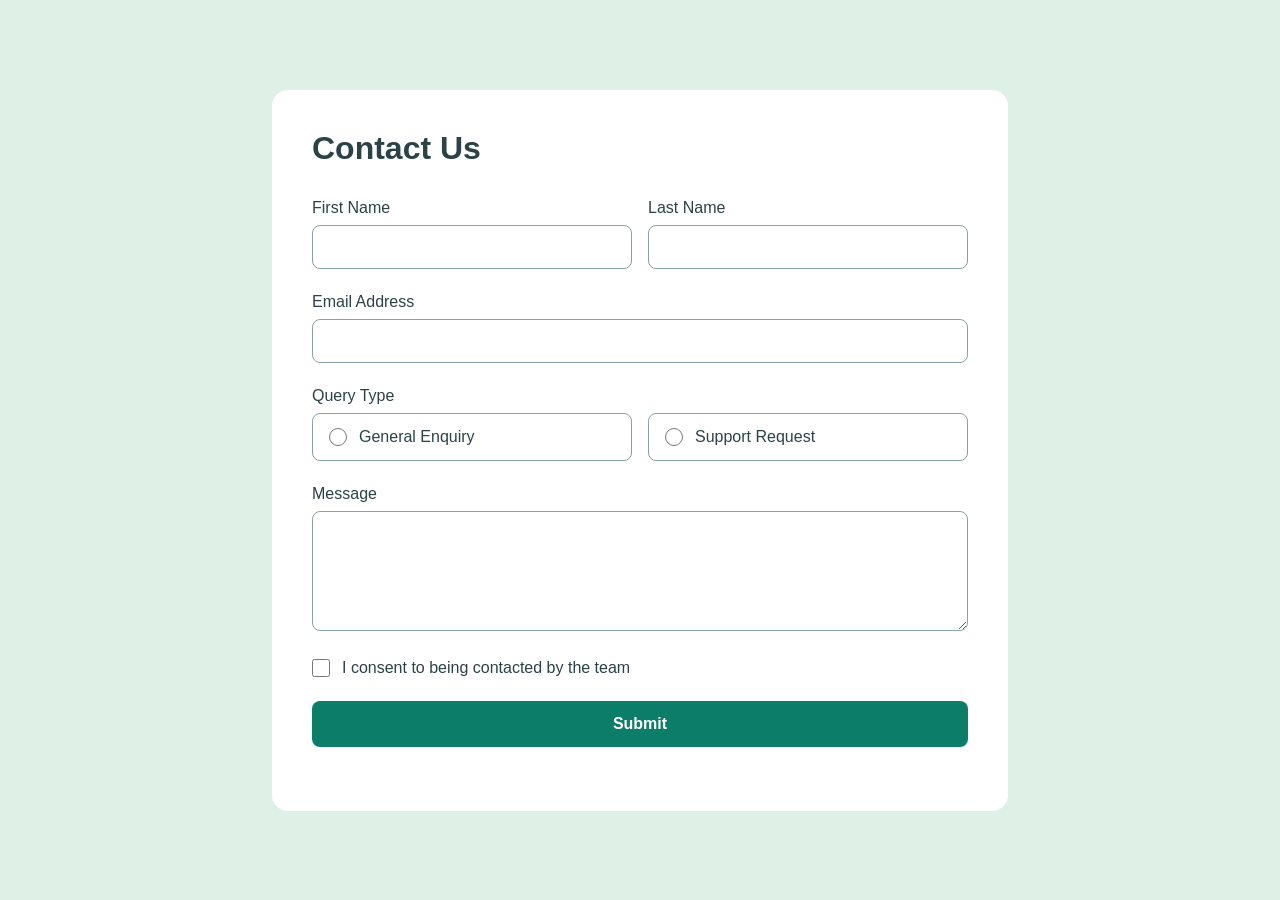
<file: contact form/index.html>
<!DOCTYPE html>
<html lang="en">
<head>
  <meta charset="UTF-8">
  <meta name="viewport" content="width=device-width, initial-scale=1.0">
  <meta http-equiv="X-UA-Compatible" content="ie=edge">
  <title>Contact form</title>
  <link rel="stylesheet" href="style.css">
</head>
<body>
  <main>
    <section class="contact-form">
      <h1>Contact Us</h1>
      <form>
        <!--field for first and last name-->
        <div class="name-fields">
        <div class="form-group">
          <label for="first-name">First Name</label>
          <input id="first-name" type="text" name="first-name">
        </div>
        <div class="form-group">
          <label for="last-name">Last Name</label>
          <input id="last-name" type="text" name="last-name">
        </div>
        </div>
        
        <!--field for email-->
        <div class="form-group">
          <label for="email">Email Address</label>
          <input type="email" id="email" name="email">
        </div>
        
        <!--field for query-->
        <div class="form-group">
          <label>Query Type</label>

          <div class="query-options">
          <!--first radio option-->
          <div class="radio-option">
          <input type="radio" name="query-type" value="general" id="general-enquiry">
          <label for="general-enquiry">General Enquiry</label>
        </div>
        
        <!--second radio option-->
        <div class="radio-option">
          <input type="radio" name="query-type" value="support" id="support-request">
          <label for="support-request">Support Request</label>
        </div>
        </div>
        </div>
        
        <!--Message area-->
        <div class="form-group">
          <label for="message">Message</label>
          <textarea id="message" name="message" cols="5" rows="5"></textarea>
        </div>
        
        <!--Checkbox-->
        <div class="form-group consent">
          <input type="checkbox" id="consent" name="consent">
          <label for="consent">I consent to being contacted by the team</label>
        </div>
        
        <!--The Submit button-->
        <div class="form-group submit">
          <button type="submit">Submit</button>
        </div>
      </form>
    </section>
    
  </main>

  <script src="script.js"></script>
</body>
</html>
</file>
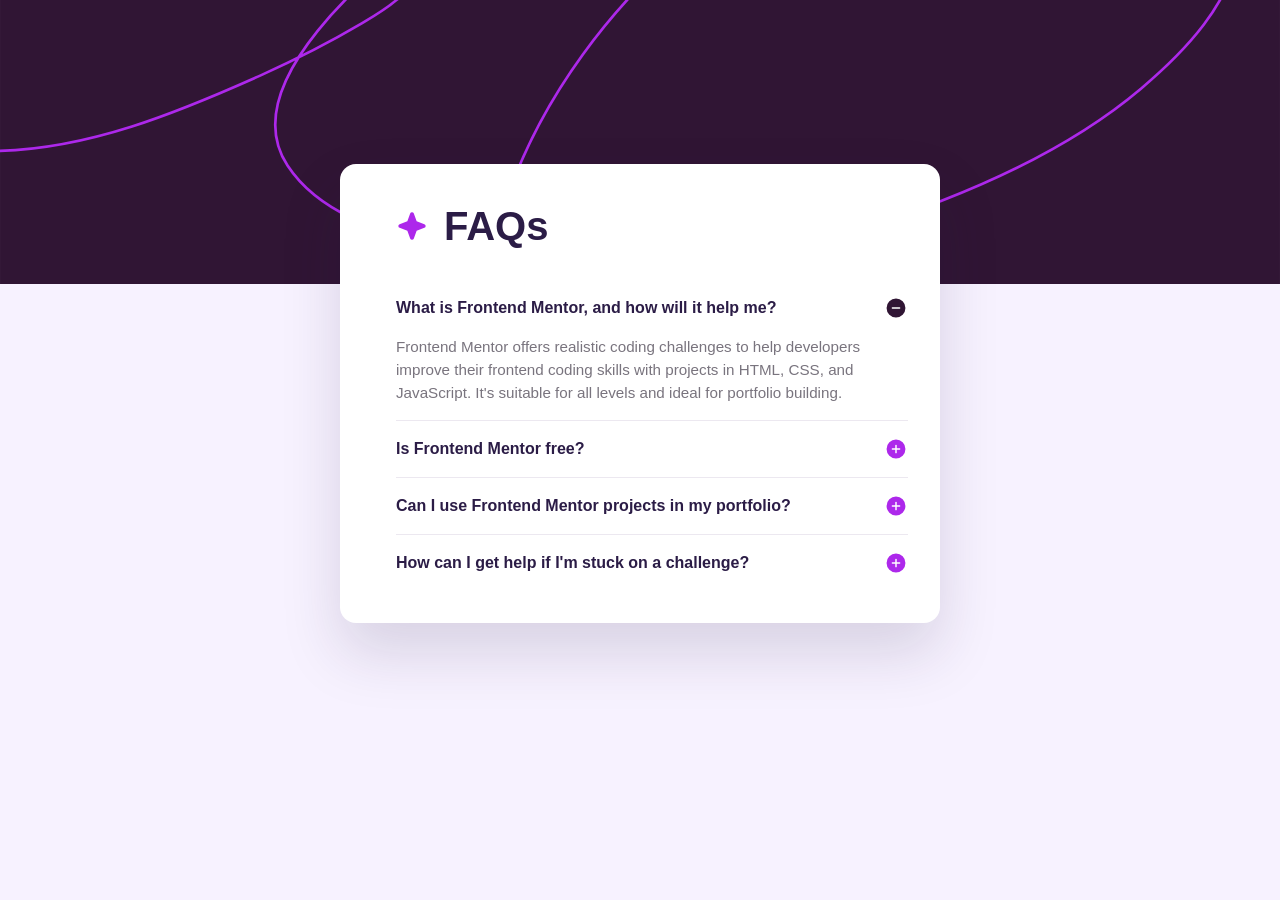
<file: faq accorddion main/index.html>
<!DOCTYPE html>
<html lang="en">
<head>
  <meta charset="UTF-8" />
  <meta name="viewport" content="width=device-width, initial-scale=1.0" />
  <title>FAQ Accordion</title>
  <link rel="stylesheet" href="style.css" />
</head>
<body>

  <!-- Responsive background image: browser swaps to the desktop version above 768px -->
  <picture class="bg-pattern" aria-hidden="true">
    <source media="(min-width: 768px)" srcset="assets/images/background-pattern-desktop.svg" />
    <img src="assets/images/background-pattern-desktop.svg" alt="background" />
  </picture>

  <main class="card">
    <div class="card__header">
      <img src="assets/images/icon-star.svg" alt="icon" aria-hidden="true" class="star-icon" />
      <h1>FAQs</h1>
    </div>

    <div class="faq-list">

      <section class="faq-item">
        <h2>
          <button type="button" class="faq-question" aria-expanded="true" aria-controls="answer-1" id="question-1">
            <span>What is Frontend Mentor, and how will it help me?</span>
            <img src="assets/images/icon-minus.svg" alt="" class="faq-icon" aria-hidden="true" />
          </button>
        </h2>
        <div class="faq-answer" id="answer-1" role="region" aria-labelledby="question-1">
          <p>Frontend Mentor offers realistic coding challenges to help developers improve their frontend coding skills with projects in HTML, CSS, and JavaScript. It's suitable for all levels and ideal for portfolio building.</p>
        </div>
      </section>

      <section class="faq-item">
        <h2>
          <button type="button" class="faq-question" aria-expanded="false" aria-controls="answer-2" id="question-2">
            <span>Is Frontend Mentor free?</span>
            <img src="assets/images/icon-plus.svg" alt="" class="faq-icon" aria-hidden="true" />
          </button>
        </h2>
        <div class="faq-answer" id="answer-2" role="region" aria-labelledby="question-2" hidden>
          <p>Yes, Frontend Mentor offers both free and premium plans. The free plan gives access to a range of challenges, while premium unlocks additional features and content.</p>
        </div>
      </section>

      <section class="faq-item">
        <h2>
          <button type="button" class="faq-question" aria-expanded="false" aria-controls="answer-3" id="question-3">
            <span>Can I use Frontend Mentor projects in my portfolio?</span>
            <img src="assets/images/icon-plus.svg" alt="" class="faq-icon" aria-hidden="true" />
          </button>
        </h2>
        <div class="faq-answer" id="answer-3" role="region" aria-labelledby="question-3" hidden>
          <p>Yes! Frontend Mentor is a great tool for building your portfolio. You're welcome to use any of the challenge solutions as pieces to showcase your growing skillset.</p>
        </div>
      </section>

      <section class="faq-item">
        <h2>
          <button type="button" class="faq-question" aria-expanded="false" aria-controls="answer-4" id="question-4">
            <span>How can I get help if I'm stuck on a challenge?</span>
            <img src="assets/images/icon-plus.svg" alt="" class="faq-icon" aria-hidden="true" />
          </button>
        </h2>
        <div class="faq-answer" id="answer-4" role="region" aria-labelledby="question-4" hidden>
          <p>Check out our forum and Discord community, both of which are great for getting help from other community members. You could also try searching for solutions to see how others approached the same challenge.</p>
        </div>
      </section>

    </div>
  </main>

  <script src="script.js"></script>
</body>
</html>
</file>
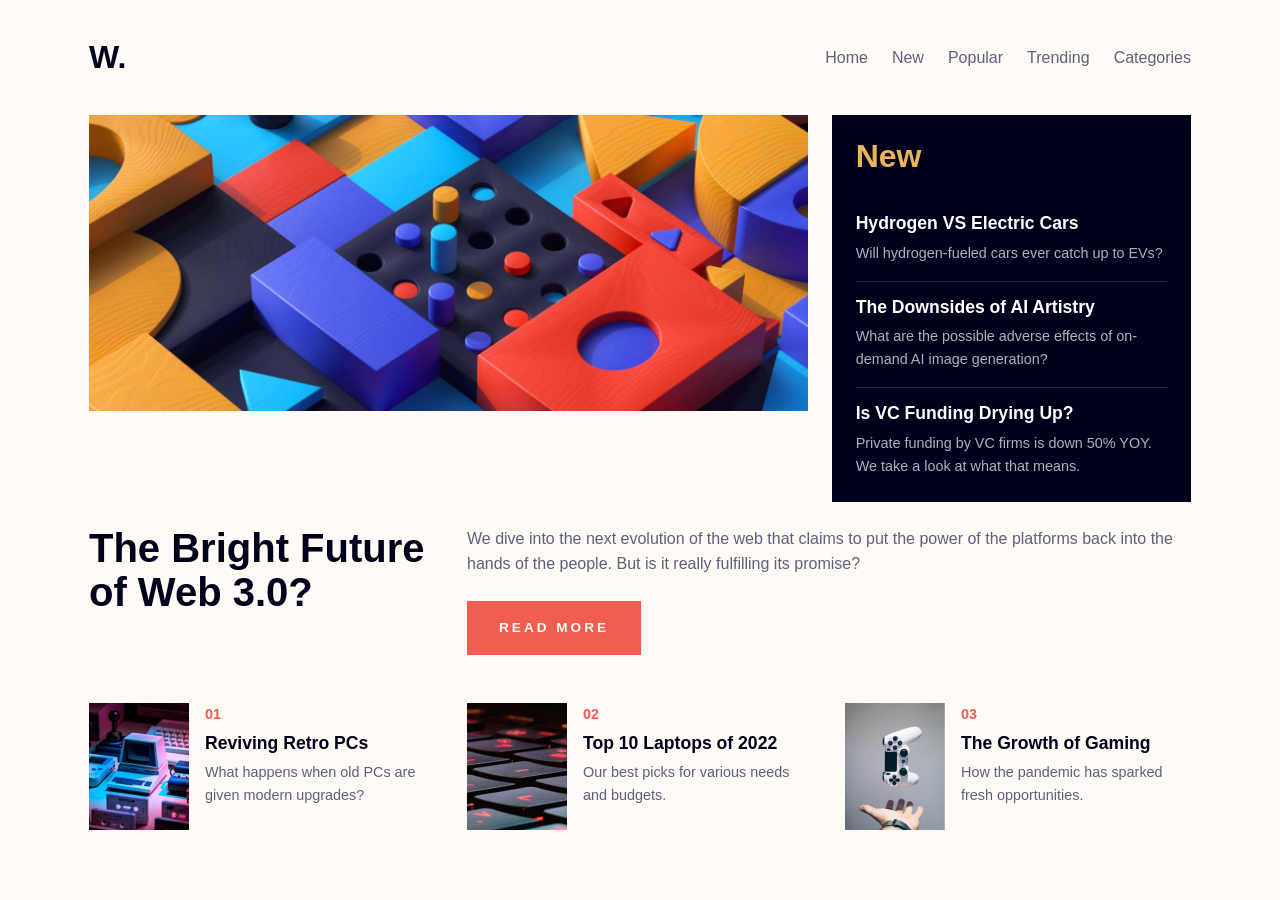
<file: news homepage main/index.html>
<!DOCTYPE html>
<html lang="en">
<head>
  <meta charset="UTF-8" />
  <meta name="viewport" content="width=device-width, initial-scale=1.0" />
  <title>News Homepage</title>
  <link rel="stylesheet" href="style.css" />
</head>
<body>

  <header class="site-header">
    <p class="logo">W.</p>

    <!-- Desktop nav: hidden on mobile via CSS -->
    <nav class="nav-desktop" aria-label="Primary">
      <ul>
        <li><a href="#">Home</a></li>
        <li><a href="#">New</a></li>
        <li><a href="#">Popular</a></li>
        <li><a href="#">Trending</a></li>
        <li><a href="#">Categories</a></li>
      </ul>
    </nav>

    <!-- Mobile menu toggle: only visible on small screens via CSS -->
    <button type="button" id="nav-toggle" class="nav-toggle" aria-expanded="false" aria-controls="mobile-nav">
      <img src="assets/images/icon-menu.svg" alt="" aria-hidden="true" id="nav-toggle-icon" />
      <span class="sr-only">Open menu</span>
    </button>
  </header>

  <!-- Mobile nav overlay: hidden until the hamburger is pressed -->
  <div id="mobile-nav" class="mobile-nav" hidden>
    <nav aria-label="Mobile primary">
      <ul>
        <li><a href="#">Home</a></li>
        <li><a href="#">New</a></li>
        <li><a href="#">Popular</a></li>
        <li><a href="#">Trending</a></li>
        <li><a href="#">Categories</a></li>
      </ul>
    </nav>
  </div>

  <main>
    <div class="hero-grid">
      <img src="assets/images/image-web-3-desktop.jpg" alt="Colorful 3D wooden building blocks" class="hero-image" />

      <aside class="new-panel" aria-labelledby="new-heading">
        <h2 id="new-heading">New</h2>

        <article>
          <h3><a href="#">Hydrogen VS Electric Cars</a></h3>
          <p>Will hydrogen-fueled cars ever catch up to EVs?</p>
        </article>

        <article>
          <h3><a href="#">The Downsides of AI Artistry</a></h3>
          <p>What are the possible adverse effects of on-demand AI image generation?</p>
        </article>

        <article>
          <h3><a href="#">Is VC Funding Drying Up?</a></h3>
          <p>Private funding by VC firms is down 50% YOY. We take a look at what that means.</p>
        </article>
      </aside>
    </div>

    <div class="intro-grid">
      <h1>The Bright Future of Web 3.0?</h1>
      <div class="intro-body">
        <p>We dive into the next evolution of the web that claims to put the power of the platforms back into the hands of the people. But is it really fulfilling its promise?</p>
        <a href="#" class="btn-read-more">Read More</a>
      </div>
    </div>

    <section class="trending" aria-label="Trending articles">
      <article class="trending-item">
        <img src="assets/images/image-retro-pcs.jpg" alt="A retro PC and joystick" />
        <div>
          <p class="trending-number">01</p>
          <h3><a href="#">Reviving Retro PCs</a></h3>
          <p>What happens when old PCs are given modern upgrades?</p>
        </div>
      </article>

      <article class="trending-item">
        <img src="assets/images/image-top-laptops.jpg" alt="A laptop keyboard with red backlighting" />
        <div>
          <p class="trending-number">02</p>
          <h3><a href="#">Top 10 Laptops of 2022</a></h3>
          <p>Our best picks for various needs and budgets.</p>
        </div>
      </article>

      <article class="trending-item">
        <img src="assets/images/image-gaming-growth.jpg" alt="A hand holding a game controller" />
        <div>
          <p class="trending-number">03</p>
          <h3><a href="#">The Growth of Gaming</a></h3>
          <p>How the pandemic has sparked fresh opportunities.</p>
        </div>
      </article>
    </section>
  </main>

  <script src="script.js"></script>
</body>
</html>
</file>
<file: contact form/style.css>
*{
  box-sizing: border-box;
}
body{
  margin: 0;
  font-family: Karla, Sans-Serif;
  background-color: hsl(148, 38%, 91%);
}
main{
  display: flex;
  align-items: center;
  justify-content: center;
  min-height: 100vh;
  padding: 40px 20px;
}
.contact-form{
  width: 100%;
  background-color: hsl(0, 0%, 100%);
  padding: 40px;
  border-radius: 16px;
  max-width: 736px;
}
.contact-form h1{
  margin-top: 0;
  margin-bottom: 32px;
  font-size: 32px;
  color: hsl(187, 24%, 22%)
}
.form-group{
  margin-bottom: 24px;
}
.form-group label{
  font-size: 16px;
  display: block;
  color: hsl(187, 24%, 22%);
  margin-bottom: 8px;
}
.name-fields{
  display: flex;
  gap: 16px;
}
.name-fields .form-group{
  flex: 1;
}
.form-group input, .form-group textarea{
  width: 100%;
}
.query-options{
  display: flex;
  gap: 16px;
}
.radio-option{
  display: flex;
  flex: 1;
  align-items: center;
  gap: 10px;
}
.consent{
  display: flex;
  align-items: center;
  gap: 10px;
}
.consent label{
  margin-bottom: 0;
}
.radio-option input{
  width: auto;
  flex-shrink: 0;
}
.radio-option label{
  display: block;
  margin: 0;
}
.consent input{
  width: auto;
  flex-shrink: 0;
}
.consent label{
  display: block;
  margin: 0;
}
@media (max-width: 600px) {
  main {
        align-items: flex-start;
        padding: 32px 16px;
  }
    .contact-form {
        padding: 24px;
        border-radius: 12px;
    }

    .name-fields {
        flex-direction: column;
        gap: 0;
    }

    .query-options {
        flex-direction: column;
        gap: 12px;
    }
}
.form-group input[type="text"], .form-group input[type="email"], .form-group textarea {
  border: 1px solid hsl(186, 15%, 59%);
  border-radius: 8px;
  color: hsl(187, 24%, 22%);
  padding: 12px 16px;
  font: inherit;
  width: 100%;
  background-color: #ffffff;
}
.form-group textarea{
  min-height: 120px;
  resize: vertical;
}
.form-group input[type="text"]:focus, .form-group input[type="email"]:focus, .form-group textarea:focus{
  outline: none;
  border: 2px solid hsl(169, 82%, 27%);
}
.form-group input[type="text"], 
.form-group input[type="email"], 
.form-group textarea{
  transition: border-color 0.2s ease;
}
.radio-option {
  align-items: center;
  gap: 12px;
  border: 1px solid hsl(186, 15%, 59%);
  border-radius: 8px;
  padding: 12px 16px;
  min-height: 48px;
  display: flex;

}
.radio-option input[type="radio"]{
  width: 18px;
  height: 18px;
  margin: 0;
  flex-shrink: 0;
  accent-color: hsl(169, 82%, 27%);
  cursor: pointer;
}
.radio-option label{
  color: hsl(187, 24%, 22%);
  margin: 0;
  cursor: pointer;
}
.radio-option:has(input:checked){
  background-color: hsl(148, 38%, 91%);
  border-color: hsl(169, 82%, 27%);
}
.form-group .consent{
  margin: 0;
  cursor: pointer;
  accent-color: hsl(169, 82%, 27%);

}
.consent{
  align-items: center;
  display: flex;
  gap: 12px;
}
.consent input[type="checkbox"]{
   width: 18px;
  height: 18px;
  margin: 0;
  flex-shrink: 0;
  accent-color: hsl(169, 82%, 27%);
  cursor: pointer;
}
.consent label{
  cursor: pointer;
  margin: 0;
  color: hsl(187, 24%, 22%);
}
button[type="submit"]{
  width: 100%;
  padding: 14px;
  background-color: hsl(169, 82%, 27%);
  border-radius: 8px;
  cursor: pointer;
  border: none;
  color: #ffffff;
  font: inherit;
  font-weight: bold;
  transition: background-color 0.2s ease;
}
button[type="submit"]:hover{
  background-color: hsl(187, 24%, 22%);
  color: aliceblue;
}
</file>
<file: faq accorddion main/style.css>
/* ===================== RESET ===================== */
*, *::before, *::after {
  box-sizing: border-box;
  margin: 0;
  padding: 0;
}

img { display: block; max-width: 100%; }

button {
  font: inherit;
  color: inherit;
  cursor: pointer;
  border: none;
  background: none;
}


/* ===================== TOKENS ===================== */
:root {
  --color-bg: #f7f2ff;         /* light lavender page background */
  --color-dark: #2b1c46;       /* near-black purple: heading text, minus circle */
  --color-card: #ffffff;
  --color-text-muted: #79747e; /* answer paragraph text */
  --color-border: #ece8f0;
  --color-accent: #ad28ff;     /* purple: plus circle, hover text */

  --font-body: "Work Sans", sans-serif;

  --space-2: 8px;
  --space-3: 16px;
  --space-4: 24px;
  --space-5: 32px;

  --radius-md: 16px;
}


/* ===================== BASE / BACKGROUND PATTERN ===================== */
body {
  position: relative;
  background-color: var(--color-bg);
  color: var(--color-dark);
  font-family: var(--font-body);
  line-height: 1.5;
  min-height: 100vh;
  padding: var(--space-4);
  overflow-x: hidden;
}

/* The picture element holding our responsive background image */
.bg-pattern {
  position: absolute;
  top: 0;
  left: 0;
  width: 100%;
  z-index: -1; /* sits behind everything else on the page */
}

.bg-pattern img {
  width: 100%;
  height: auto;
  display: block;
}


/* ===================== CARD ===================== */
main.card {
  position: relative; /* so it visually sits on top of the pattern via margin, not z-index tricks */
  width: 100%;
  max-width: 600px;
  margin: 100px auto 0; /* pushes the card down so the dark pattern peeks out above it */
  background-color: var(--color-card);
  border-radius: var(--radius-md);
  padding: var(--space-5) var(--space-4);
  box-shadow: 0 30px 60px rgba(43, 28, 70, 0.15);
}

.card__header {
  display: flex;
  align-items: center;
  gap: var(--space-3);
  margin-bottom: var(--space-4);
}

.star-icon {
  width: 24px;
  height: 24px;
}

h1 {
  font-size: 1.75rem;
}


/* ===================== FAQ ITEMS ===================== */
.faq-item {
  border-bottom: 1px solid var(--color-border);
}

.faq-item:last-child {
  border-bottom: none;
}

.faq-item h2 {
  font-size: 1rem;
  font-weight: normal;
}

.faq-question {
  width: 100%;
  display: flex;
  align-items: center;
  justify-content: space-between;
  gap: var(--space-3);
  padding: var(--space-3) 0;
  text-align: left;
}

.faq-question span {
  font-weight: 700;
  color: var(--color-dark);
}

.faq-question:hover span,
.faq-question:focus-visible span {
  color: var(--color-accent);
}

.faq-question:focus-visible {
  outline: 2px solid var(--color-accent);
  outline-offset: 4px;
  border-radius: 4px;
}

.faq-icon {
  flex-shrink: 0;
  width: 24px;
  height: 24px;
}

.faq-answer {
  padding-bottom: var(--space-3);
  padding-right: 40px; /* keeps text from running under the icon column */
  color: var(--color-text-muted);
  font-size: 0.95rem;
}


/* ===================== RESPONSIVE ===================== */
@media (min-width: 768px) {
  main.card {
    margin-top: 140px;
    padding: var(--space-5) var(--space-5) var(--space-5) 56px;
  }

  h1 {
    font-size: 2.5rem;
  }

  .star-icon {
    width: 32px;
    height: 32px;
  }
}
</file>
<file: news homepage main/style.css>
/* ===================== RESET ===================== */
*, *::before, *::after {
  box-sizing: border-box;
  margin: 0;
  padding: 0;
}

img { display: block; max-width: 100%; }

ul { list-style: none; }

a { text-decoration: none; color: inherit; }

button {
  font: inherit;
  color: inherit;
  cursor: pointer;
  border: none;
  background: none;
}

/* Visually hides text but keeps it available to screen readers */
.sr-only {
  position: absolute;
  width: 1px;
  height: 1px;
  overflow: hidden;
  clip: rect(0 0 0 0);
  white-space: nowrap;
}


/* ===================== TOKENS ===================== */
:root {
  --color-bg: #fffaf5;
  --color-dark: #00001a;
  --color-text-muted: #5e607b;
  --color-red: #f15d51;
  --color-orange: #eab459;
  --color-line: #e6e3e1;

  --font-body: "Inter", sans-serif;

  --space-2: 8px;
  --space-3: 16px;
  --space-4: 24px;
  --space-5: 32px;
  --space-6: 48px;

  --max-width: 1150px;
}


/* ===================== BASE ===================== */
body {
  background-color: var(--color-bg);
  color: var(--color-text-muted);
  font-family: var(--font-body);
  line-height: 1.6;
}

main {
  max-width: var(--max-width);
  margin: 0 auto;
  padding: 0 var(--space-4) var(--space-6);
}

h1, h2, h3 {
  color: var(--color-dark);
  line-height: 1.1;
}


/* ===================== HEADER / NAV ===================== */
.site-header {
  max-width: var(--max-width);
  margin: 0 auto;
  display: flex;
  align-items: center;
  justify-content: space-between;
  padding: var(--space-5) var(--space-4);
}

.logo {
  font-size: 2rem;
  font-weight: 800;
  color: var(--color-dark);
}

.nav-desktop ul {
  display: flex;
  gap: var(--space-4);
}

.nav-desktop a {
  color: var(--color-text-muted);
  font-weight: 500;
}

.nav-desktop a:hover,
.nav-desktop a:focus-visible {
  color: var(--color-red);
}

.nav-toggle {
  display: none; /* shown only on mobile, see media query below */
}


/* ===================== MOBILE NAV OVERLAY ===================== */
.mobile-nav {
  position: fixed;
  inset: 0;
  z-index: 30;
  background-color: rgba(0, 0, 26, 0.5); /* dark tint over the page content behind it */
}

.mobile-nav nav {
  margin-left: auto;
  width: 70%;
  max-width: 300px;
  height: 100%;
  background-color: var(--color-bg);
  padding: 110px var(--space-4) var(--space-4);
}

.mobile-nav ul {
  display: flex;
  flex-direction: column;
  gap: var(--space-4);
}

.mobile-nav a {
  color: var(--color-dark);
  font-weight: 600;
  font-size: 1.1rem;
}

.mobile-nav a:hover,
.mobile-nav a:focus-visible {
  color: var(--color-red);
}


/* ===================== HERO GRID (image + New panel) ===================== */
.hero-grid {
  display: grid;
  grid-template-columns: 1fr;
  gap: var(--space-4);
  margin-bottom: var(--space-4);
}

.hero-image {
  width: 100%;
  height: auto;
}

.new-panel {
  background-color: var(--color-dark);
  padding: var(--space-4);
}

.new-panel h2 {
  color: var(--color-orange);
  font-size: 2rem;
  margin-bottom: var(--space-4);
}

.new-panel article {
  padding: var(--space-3) 0;
  border-bottom: 1px solid rgba(255, 255, 255, 0.15);
}

.new-panel article:last-child {
  border-bottom: none;
  padding-bottom: 0;
}

.new-panel article:first-child {
  padding-top: 0;
}

.new-panel h3 {
  font-size: 1.1rem;
  margin-bottom: var(--space-2);
}

.new-panel h3 a {
  color: #ffffff;
}

.new-panel h3 a:hover,
.new-panel h3 a:focus-visible {
  color: var(--color-orange);
}

.new-panel p {
  color: #b0b0c3;
  font-size: 0.9rem;
}


/* ===================== INTRO (heading + paragraph + button) ===================== */
.intro-grid {
  display: grid;
  grid-template-columns: 1fr;
  gap: var(--space-3);
  margin-bottom: var(--space-6);
}

.intro-grid h1 {
  font-size: 2.5rem;
}

.intro-body p {
  margin-bottom: var(--space-4);
}

.btn-read-more {
  display: inline-block;
  background-color: var(--color-red);
  color: var(--color-bg);
  font-size: 0.85rem;
  font-weight: 700;
  letter-spacing: 3px;
  text-transform: uppercase;
  padding: var(--space-3) var(--space-5);
}

.btn-read-more:hover,
.btn-read-more:focus-visible {
  background-color: var(--color-dark);
}


/* ===================== TRENDING ===================== */
.trending {
  display: grid;
  grid-template-columns: 1fr;
  gap: var(--space-5);
}

.trending-item {
  display: flex;
  gap: var(--space-3);
}

.trending-item img {
  width: 100px;
  height: 130px;
  object-fit: cover;
  flex-shrink: 0;
}

.trending-number {
  font-size: 1.75rem;
  font-weight: 700;
  color: var(--color-red);
  margin-bottom: var(--space-2);
}

.trending-item h3 {
  font-size: 1.1rem;
  margin-bottom: var(--space-2);
}

.trending-item h3 a:hover,
.trending-item h3 a:focus-visible {
  color: var(--color-red);
}

.trending-item p {
  font-size: 0.9rem;
}


/* ===================== RESPONSIVE: DESKTOP ===================== */
@media (min-width: 900px) {
  .nav-desktop {
    display: block;
  }

  .hero-grid {
    grid-template-columns: 2fr 1fr;
  }

  .intro-grid {
    grid-template-columns: 1fr 2fr;
    align-items: start;
  }

  .trending {
    grid-template-columns: repeat(3, 1fr);
  }

  .trending-item img {
    width: 100px;
    height: 100%;
  }
}

/* ===================== RESPONSIVE: MOBILE ===================== */
@media (max-width: 899px) {
  .nav-desktop {
    display: none; /* replaced by the hamburger + overlay */
  }

  .nav-toggle {
    display: block;
  }

  .intro-grid h1 {
    font-size: 2rem;
  }
}
</file>
